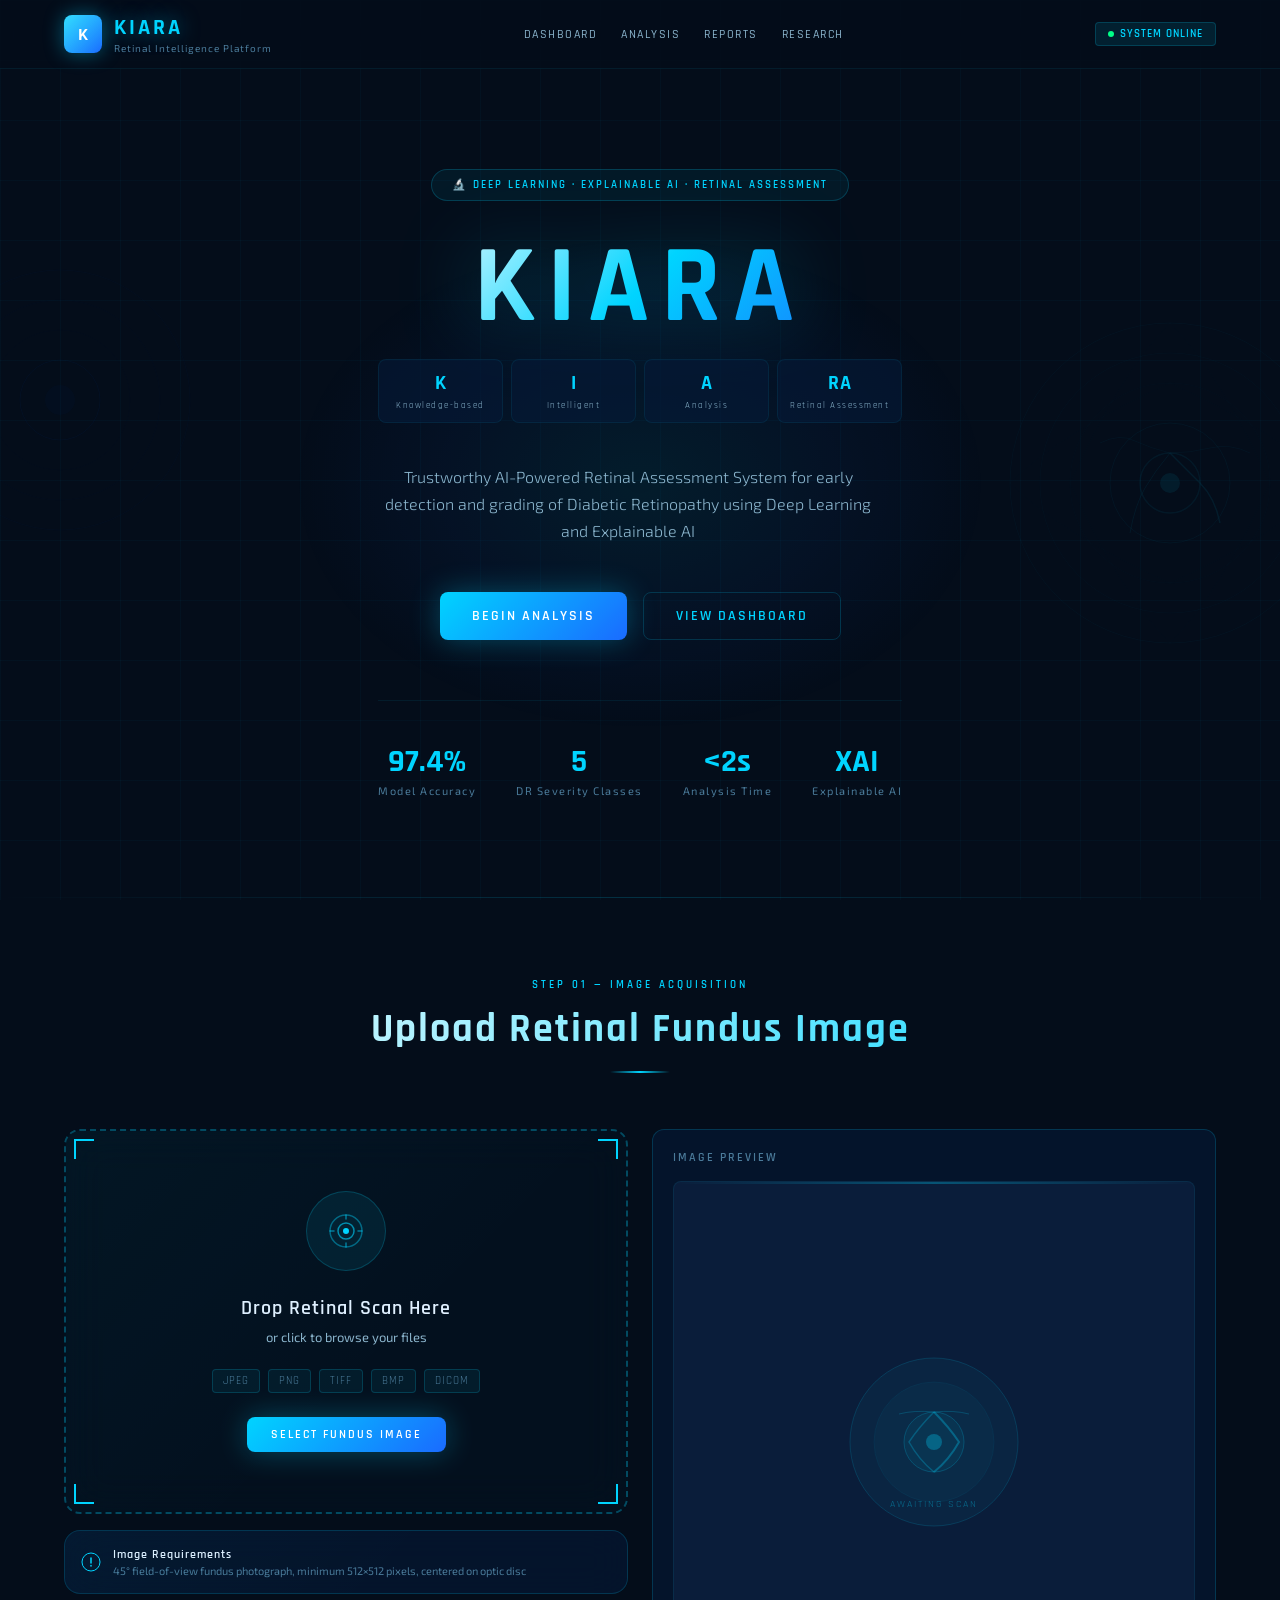
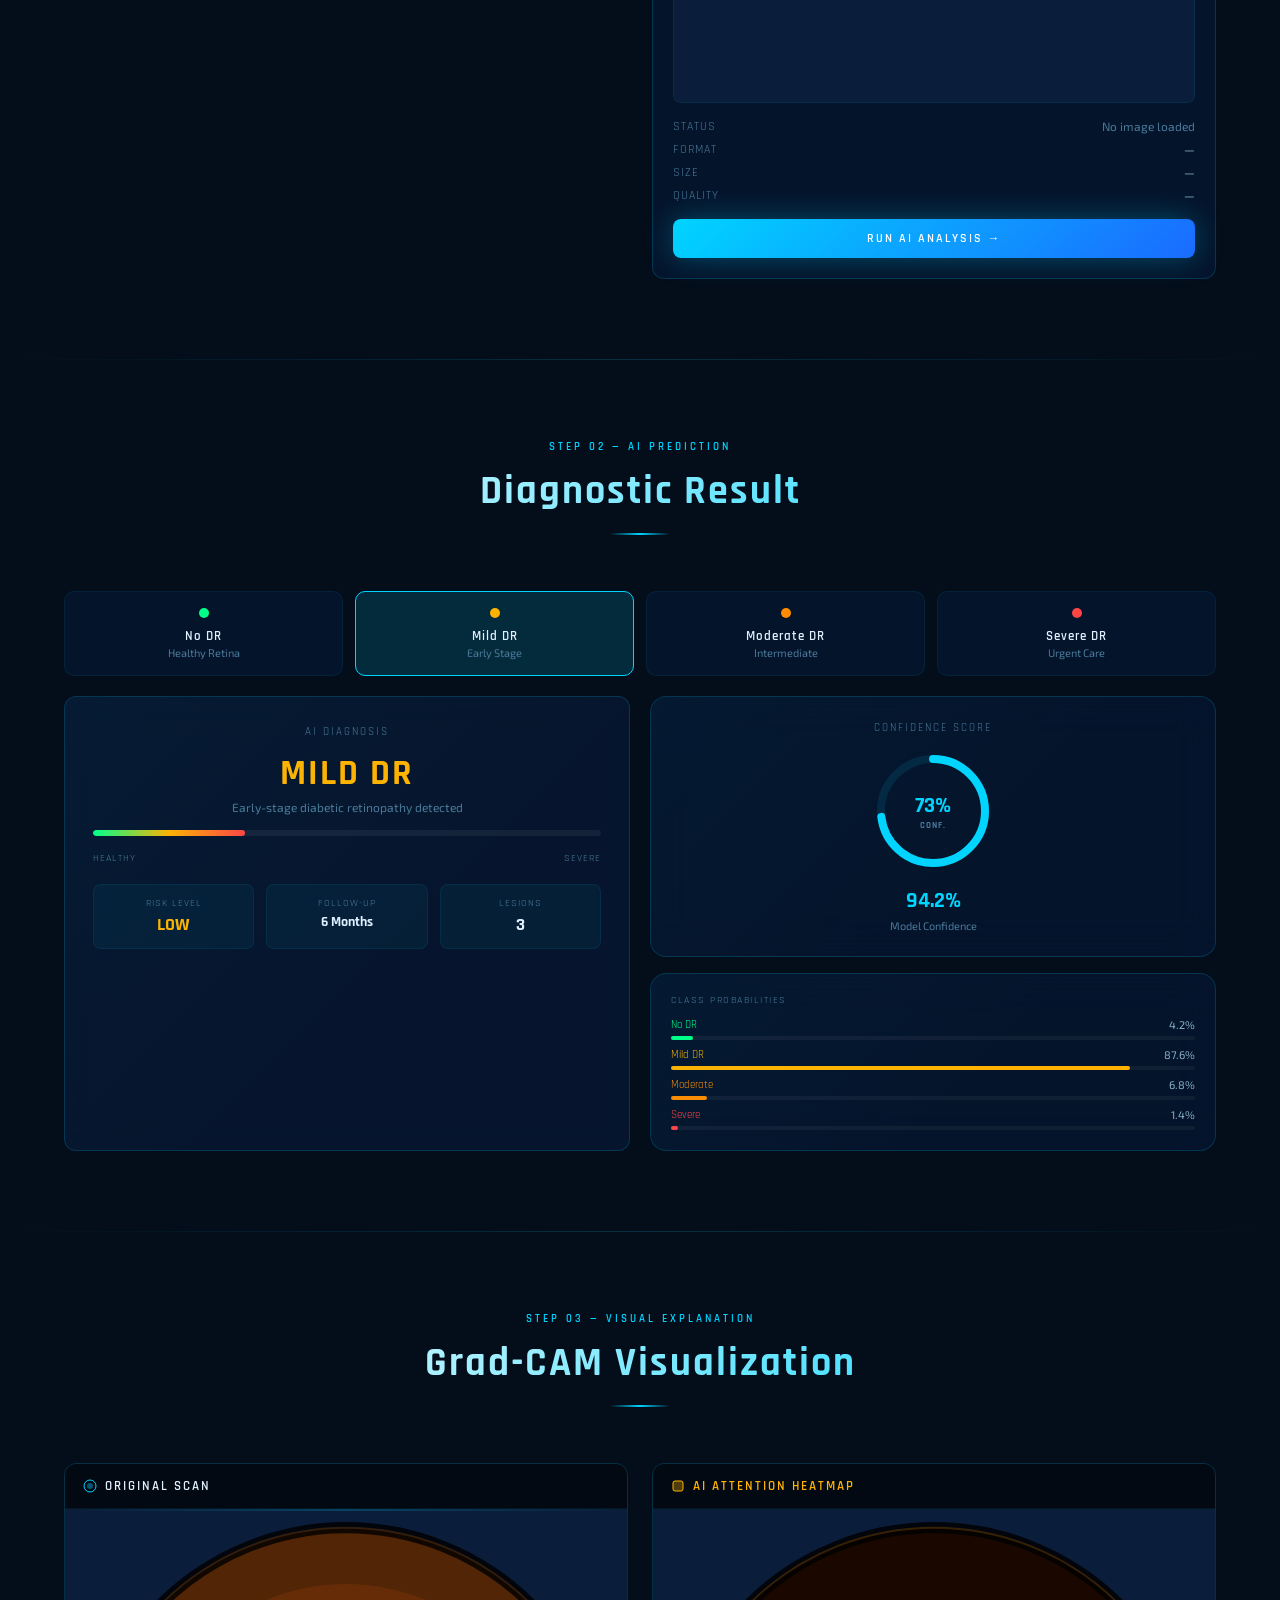
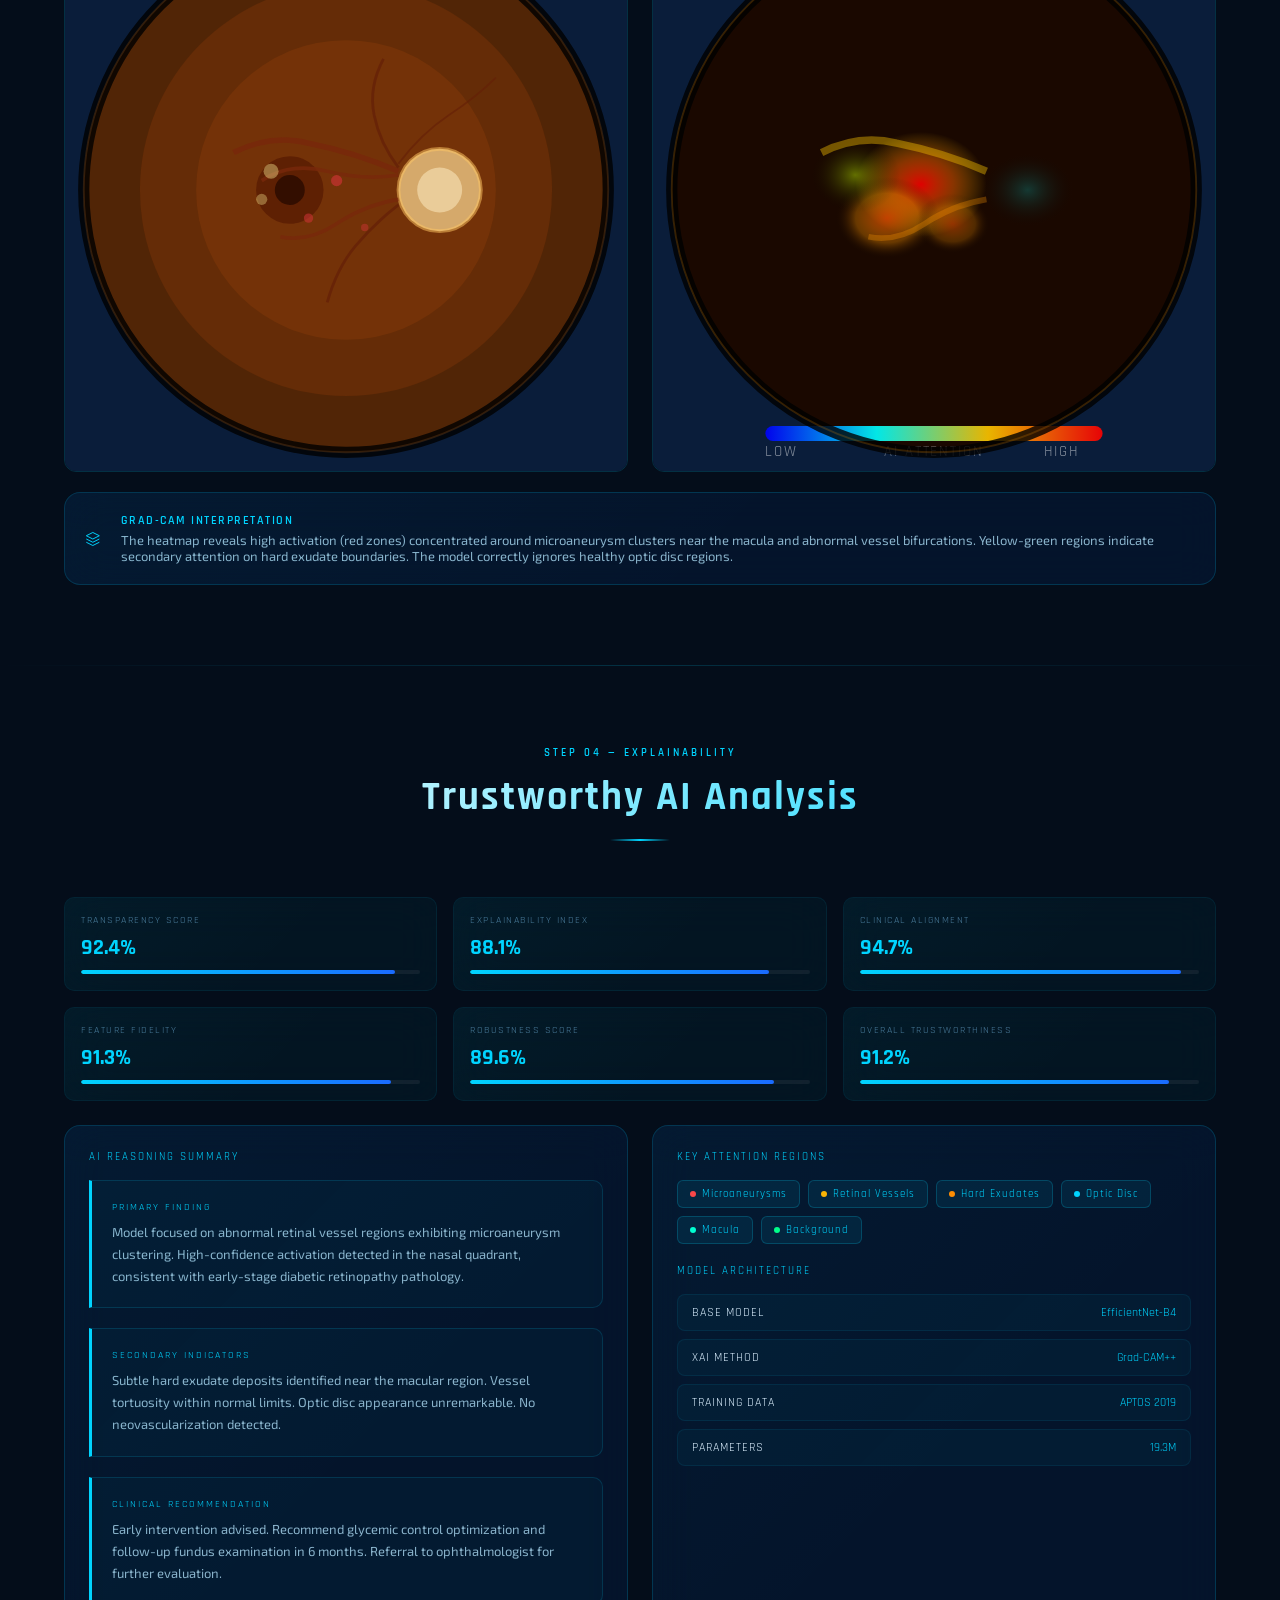
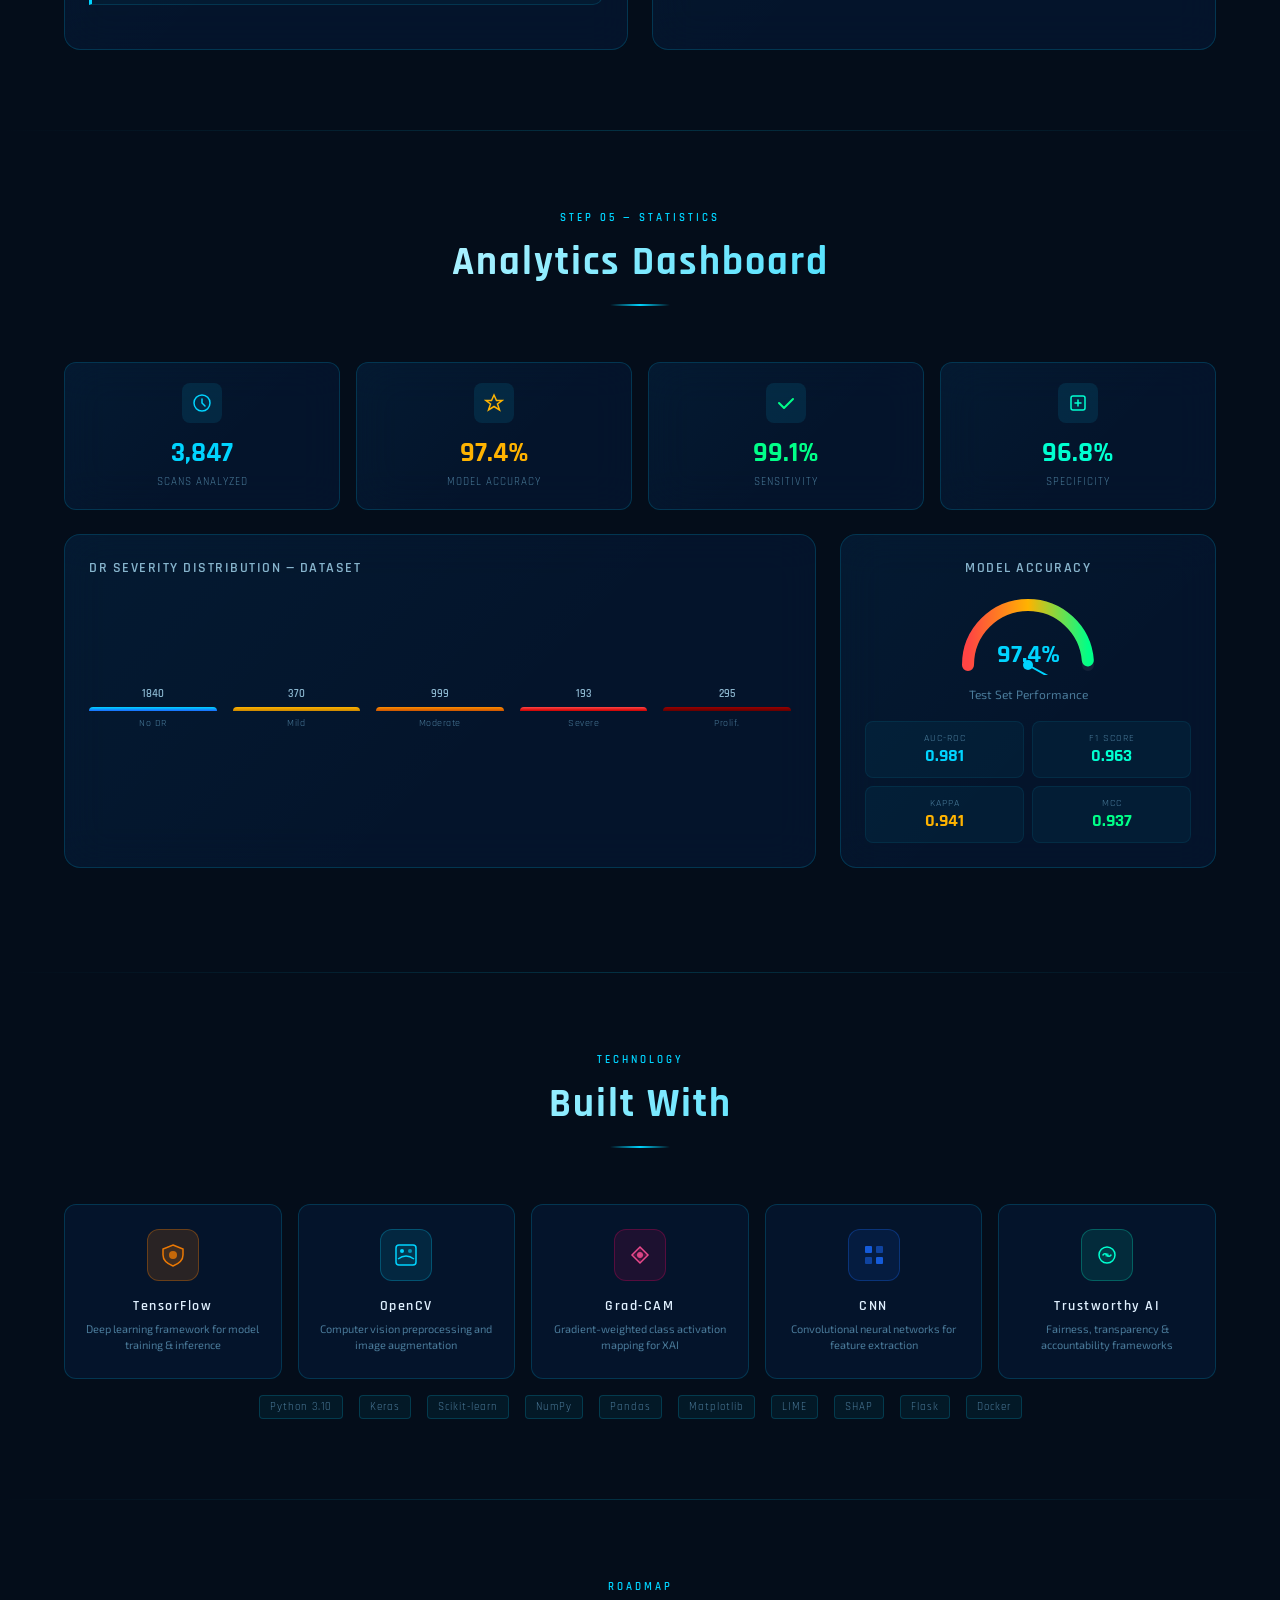
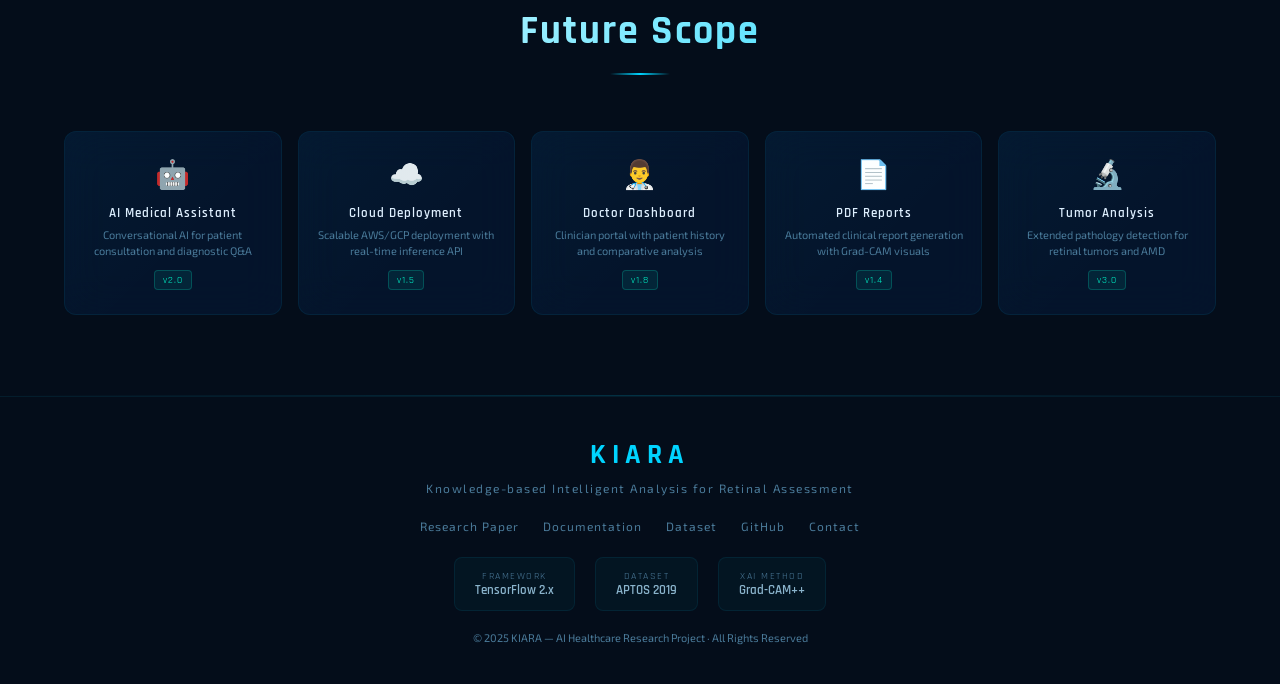
<file: kiara_retinal_ai_dashboard.html>
<!DOCTYPE html>
<html>
<head>
<meta charset="UTF-8">
<meta name="viewport" content="width=device-width, initial-scale=1.0">
<link href="https://fonts.googleapis.com/css2?family=Rajdhani:wght@300;400;500;600;700&family=Exo+2:wght@200;300;400;500;600&display=swap" rel="stylesheet">
<style>
*,*::before,*::after{box-sizing:border-box;margin:0;padding:0}
:root{
--bg:#040d1a;--bg2:#071428;--bg3:#0a1d3a;
--glass:rgba(6,25,55,0.6);--glass2:rgba(10,35,75,0.4);
--cyan:#00d4ff;--cyan2:#00a8d0;--cyan3:rgba(0,212,255,0.15);
--blue:#1a6bff;--blue2:rgba(26,107,255,0.2);
--teal:#00ffd0;--teal2:rgba(0,255,208,0.12);
--border:rgba(0,212,255,0.18);--border2:rgba(0,212,255,0.08);
--text:#e0f0ff;--text2:#8ab4cc;--text3:#4a7a99;
--green:#00ff88;--amber:#ffb300;--red:#ff4444;
--font:'Rajdhani',sans-serif;--font2:'Exo 2',sans-serif;
}
body{background:var(--bg);color:var(--text);font-family:var(--font2);overflow-x:hidden;min-height:100vh}

/* Animated grid bg */
body::before{
  content:'';position:fixed;inset:0;
  background-image:linear-gradient(rgba(0,212,255,0.03) 1px,transparent 1px),linear-gradient(90deg,rgba(0,212,255,0.03) 1px,transparent 1px);
  background-size:60px 60px;pointer-events:none;z-index:0;
  animation:gridPulse 8s ease-in-out infinite;
}
@keyframes gridPulse{0%,100%{opacity:.6}50%{opacity:1}}

.container{max-width:1200px;margin:0 auto;padding:0 24px;position:relative;z-index:1}

/* ── NAVBAR ── */
nav{
  position:sticky;top:0;z-index:100;
  background:rgba(4,13,26,0.85);backdrop-filter:blur(20px);
  border-bottom:1px solid var(--border2);padding:14px 0;
}
.nav-inner{display:flex;align-items:center;justify-content:space-between}
.logo{display:flex;align-items:center;gap:12px}
.logo-icon{
  width:38px;height:38px;border-radius:8px;
  background:linear-gradient(135deg,var(--cyan),var(--blue));
  display:flex;align-items:center;justify-content:center;
  font-family:var(--font);font-weight:700;font-size:18px;color:#fff;
  box-shadow:0 0 20px rgba(0,212,255,0.4);
  position:relative;overflow:hidden;
}
.logo-icon::after{
  content:'';position:absolute;inset:0;
  background:linear-gradient(135deg,rgba(255,255,255,0.2),transparent);
  animation:shimmer 3s infinite;
}
@keyframes shimmer{0%{transform:translateX(-100%)}100%{transform:translateX(100%)}}
.logo-text{font-family:var(--font);font-weight:700;font-size:22px;letter-spacing:3px;color:var(--cyan);text-shadow:0 0 20px rgba(0,212,255,0.5)}
.logo-sub{font-size:10px;color:var(--text3);letter-spacing:1px;font-family:var(--font2)}
.nav-links{display:flex;gap:24px}
.nav-links a{
  color:var(--text2);font-size:12px;letter-spacing:1.5px;text-decoration:none;
  font-family:var(--font);font-weight:500;text-transform:uppercase;
  transition:color .3s;cursor:pointer;
}
.nav-links a:hover{color:var(--cyan)}
.nav-badge{
  background:rgba(0,212,255,0.1);border:1px solid var(--border);
  border-radius:4px;padding:4px 12px;font-size:11px;color:var(--cyan);
  letter-spacing:1px;font-family:var(--font);font-weight:600;
}
.pulse-dot{display:inline-block;width:6px;height:6px;border-radius:50%;background:var(--green);margin-right:6px;animation:blink 1.5s infinite}
@keyframes blink{0%,100%{opacity:1}50%{opacity:.2}}

/* ── HERO ── */
.hero{
  min-height:92vh;display:flex;flex-direction:column;align-items:center;justify-content:center;
  text-align:center;padding:80px 0;position:relative;overflow:hidden;
}
.hero-glow{
  position:absolute;top:50%;left:50%;transform:translate(-50%,-50%);
  width:700px;height:500px;
  background:radial-gradient(ellipse,rgba(0,212,255,0.08) 0%,rgba(26,107,255,0.05) 40%,transparent 70%);
  pointer-events:none;
}
.hero-badge{
  display:inline-flex;align-items:center;gap:8px;
  background:rgba(0,212,255,0.06);border:1px solid rgba(0,212,255,0.2);
  border-radius:50px;padding:8px 20px;margin-bottom:32px;
  font-size:11px;letter-spacing:2px;color:var(--cyan);font-family:var(--font);font-weight:600;
  animation:fadeUp .8s ease both;
}
.hero-title{
  font-family:var(--font);font-weight:700;
  font-size:clamp(60px,12vw,110px);letter-spacing:12px;
  background:linear-gradient(135deg,#fff 0%,var(--cyan) 50%,#1a6bff 100%);
  -webkit-background-clip:text;-webkit-text-fill-color:transparent;background-clip:text;
  line-height:1;margin-bottom:16px;
  animation:fadeUp .8s .1s ease both;
  text-shadow:none;filter:drop-shadow(0 0 40px rgba(0,212,255,0.3));
}
.hero-acronym{
  display:grid;grid-template-columns:repeat(4,1fr);gap:8px;margin-bottom:40px;
  max-width:640px;width:100%;
  animation:fadeUp .8s .2s ease both;
}
.acr-item{
  background:var(--glass);border:1px solid var(--border2);border-radius:8px;padding:10px;
  font-size:11px;font-family:var(--font);letter-spacing:1px;
}
.acr-letter{font-size:20px;font-weight:700;color:var(--cyan);display:block;margin-bottom:2px}
.acr-word{color:var(--text2);font-size:9px;letter-spacing:1.5px}
.hero-sub{
  font-size:16px;color:var(--text2);max-width:500px;line-height:1.7;margin-bottom:48px;
  font-family:var(--font2);font-weight:300;
  animation:fadeUp .8s .3s ease both;
}
.hero-btns{display:flex;gap:16px;justify-content:center;animation:fadeUp .8s .4s ease both}
.btn-primary{
  background:linear-gradient(135deg,var(--cyan),var(--blue));
  color:#fff;border:none;padding:14px 32px;border-radius:8px;
  font-family:var(--font);font-weight:600;font-size:14px;letter-spacing:2px;
  cursor:pointer;transition:all .3s;text-transform:uppercase;
  box-shadow:0 0 30px rgba(0,212,255,0.3);
}
.btn-primary:hover{transform:translateY(-2px);box-shadow:0 0 50px rgba(0,212,255,0.5)}
.btn-outline{
  background:transparent;color:var(--cyan);border:1px solid var(--border);
  padding:14px 32px;border-radius:8px;font-family:var(--font);font-weight:600;
  font-size:14px;letter-spacing:2px;cursor:pointer;transition:all .3s;text-transform:uppercase;
}
.btn-outline:hover{background:var(--cyan3);box-shadow:0 0 20px rgba(0,212,255,0.2)}

/* Retinal SVG decoration */
.retinal-decoration{
  position:absolute;right:-60px;top:50%;transform:translateY(-50%);
  opacity:.15;pointer-events:none;animation:slowRotate 30s linear infinite;
}
.retinal-decoration-l{
  position:absolute;left:-80px;top:40%;transform:translateY(-50%);
  opacity:.08;pointer-events:none;animation:slowRotate 40s linear infinite reverse;
}
@keyframes slowRotate{from{transform:translateY(-50%) rotate(0deg)}to{transform:translateY(-50%) rotate(360deg)}}

.hero-stats{
  display:flex;gap:40px;margin-top:60px;padding-top:40px;
  border-top:1px solid var(--border2);
  animation:fadeUp .8s .5s ease both;
}
.hero-stat{text-align:center}
.hero-stat-num{font-family:var(--font);font-size:32px;font-weight:700;color:var(--cyan)}
.hero-stat-label{font-size:11px;color:var(--text3);letter-spacing:1.5px;margin-top:2px}

@keyframes fadeUp{from{opacity:0;transform:translateY(30px)}to{opacity:1;transform:translateY(0)}}

/* ── SECTION HEADERS ── */
.section{padding:80px 0}
.section-header{text-align:center;margin-bottom:56px}
.section-label{
  font-size:11px;color:var(--cyan);letter-spacing:3px;font-family:var(--font);font-weight:600;
  text-transform:uppercase;margin-bottom:12px;display:block;
}
.section-title{
  font-family:var(--font);font-size:40px;font-weight:700;letter-spacing:2px;
  background:linear-gradient(135deg,#fff,var(--cyan));
  -webkit-background-clip:text;-webkit-text-fill-color:transparent;background-clip:text;
}
.section-line{
  width:60px;height:2px;margin:16px auto 0;
  background:linear-gradient(90deg,transparent,var(--cyan),transparent);
}

/* ── GLASS CARD ── */
.glass-card{
  background:var(--glass);backdrop-filter:blur(20px);
  border:1px solid var(--border);border-radius:16px;
  position:relative;overflow:hidden;transition:border-color .3s,transform .3s;
}
.glass-card::before{
  content:'';position:absolute;inset:0;
  background:linear-gradient(135deg,rgba(0,212,255,0.03) 0%,transparent 60%);
  pointer-events:none;
}
.glass-card:hover{border-color:rgba(0,212,255,0.4);transform:translateY(-2px)}

/* ── UPLOAD SECTION ── */
.upload-zone{
  border:2px dashed rgba(0,212,255,0.3);border-radius:16px;
  padding:60px 40px;text-align:center;cursor:pointer;
  transition:all .3s;position:relative;overflow:hidden;
  background:rgba(0,212,255,0.02);
}
.upload-zone:hover,.upload-zone.drag{
  border-color:var(--cyan);background:rgba(0,212,255,0.06);
  box-shadow:0 0 40px rgba(0,212,255,0.1) inset;
}
.upload-icon{
  width:80px;height:80px;margin:0 auto 24px;
  background:rgba(0,212,255,0.08);border:1px solid rgba(0,212,255,0.2);
  border-radius:50%;display:flex;align-items:center;justify-content:center;
  position:relative;
}
.upload-icon svg{animation:float 3s ease-in-out infinite}
@keyframes float{0%,100%{transform:translateY(0)}50%{transform:translateY(-6px)}}
.upload-title{font-family:var(--font);font-size:20px;font-weight:600;letter-spacing:1px;margin-bottom:8px}
.upload-sub{font-size:13px;color:var(--text2);margin-bottom:24px}
.upload-formats{display:flex;gap:8px;justify-content:center;flex-wrap:wrap;margin-bottom:24px}
.format-tag{
  background:rgba(0,212,255,0.06);border:1px solid var(--border);
  border-radius:4px;padding:4px 10px;font-size:11px;color:var(--text3);letter-spacing:1px;
  font-family:var(--font);
}
.file-input{display:none}

/* Image preview */
.preview-card{
  background:var(--glass);border:1px solid var(--border);border-radius:12px;padding:20px;
}
.preview-img{
  width:100%;aspect-ratio:1;border-radius:8px;background:var(--bg3);
  display:flex;align-items:center;justify-content:center;overflow:hidden;
  border:1px solid var(--border2);
}
.preview-img img{width:100%;height:100%;object-fit:cover;border-radius:8px}
.preview-info{margin-top:16px;display:flex;flex-direction:column;gap:8px}
.preview-row{display:flex;justify-content:space-between;font-size:12px}
.preview-row-label{color:var(--text3);letter-spacing:1px;font-family:var(--font)}
.preview-row-val{color:var(--text2);font-family:var(--font2)}

/* ── PREDICTION PANEL ── */
.prediction-grid{display:grid;grid-template-columns:1fr 1fr;gap:20px;margin-top:24px}
.pred-main{
  background:var(--glass2);border:1px solid var(--border);border-radius:12px;padding:28px;
  text-align:center;position:relative;overflow:hidden;
}
.pred-status{
  font-family:var(--font);font-size:36px;font-weight:700;letter-spacing:2px;
  margin-bottom:4px;
}
.status-healthy{color:var(--green)}
.status-mild{color:var(--amber)}
.status-moderate{color:#ff8c00}
.status-severe{color:var(--red)}
.severity-bar{
  height:6px;background:rgba(255,255,255,0.06);border-radius:3px;margin:16px 0;overflow:hidden;
}
.severity-fill{
  height:100%;border-radius:3px;
  background:linear-gradient(90deg,var(--green),var(--amber),var(--red));
  transition:width 1s ease;
}

.confidence-ring{
  width:120px;height:120px;margin:0 auto 16px;
  position:relative;
}
.confidence-ring svg{transform:rotate(-90deg)}
.ring-bg{fill:none;stroke:rgba(0,212,255,0.1);stroke-width:8}
.ring-fill{fill:none;stroke:var(--cyan);stroke-width:8;stroke-linecap:round;transition:stroke-dashoffset 1.5s ease}
.ring-label{
  position:absolute;top:50%;left:50%;transform:translate(-50%,-50%);
  font-family:var(--font);font-size:22px;font-weight:700;color:var(--cyan);
  text-align:center;
}
.ring-sub{font-size:9px;color:var(--text3);letter-spacing:1px;display:block}

.pred-metric{
  background:rgba(0,212,255,0.04);border:1px solid var(--border2);
  border-radius:10px;padding:16px;
}
.pred-metric-label{font-size:11px;color:var(--text3);letter-spacing:1.5px;font-family:var(--font);margin-bottom:6px}
.pred-metric-val{font-family:var(--font);font-size:24px;font-weight:700;color:var(--text)}

/* ── SEVERITY LEVELS ── */
.severity-levels{display:grid;grid-template-columns:repeat(4,1fr);gap:12px;margin-top:20px}
.severity-level{
  background:var(--glass);border:1px solid var(--border2);border-radius:10px;
  padding:16px 12px;text-align:center;cursor:pointer;transition:all .3s;
}
.severity-level.active,.severity-level:hover{border-color:var(--cyan);background:var(--cyan3)}
.sev-dot{width:10px;height:10px;border-radius:50%;margin:0 auto 10px}
.sev-name{font-family:var(--font);font-size:13px;font-weight:600;letter-spacing:1px;margin-bottom:2px}
.sev-pct{font-size:11px;color:var(--text3)}

/* ── GRADCAM SECTION ── */
.gradcam-grid{display:grid;grid-template-columns:1fr 1fr;gap:24px}
.gradcam-panel{border-radius:12px;overflow:hidden;border:1px solid var(--border)}
.gradcam-header{
  padding:14px 18px;background:rgba(0,0,0,0.3);
  font-family:var(--font);font-size:13px;font-weight:600;letter-spacing:2px;
  display:flex;align-items:center;gap:8px;border-bottom:1px solid var(--border2);
}
.gradcam-img{
  width:100%;aspect-ratio:1;display:flex;align-items:center;justify-content:center;
  background:var(--bg3);position:relative;overflow:hidden;
}
.retina-svg{width:100%;height:100%}

/* ── XAI PANEL ── */
.xai-metrics{display:grid;grid-template-columns:repeat(3,1fr);gap:16px;margin-bottom:24px}
.xai-metric{
  background:rgba(0,212,255,0.04);border:1px solid var(--border2);
  border-radius:10px;padding:16px;
}
.xai-metric-label{font-size:10px;color:var(--text3);letter-spacing:1.5px;font-family:var(--font);margin-bottom:8px}
.xai-metric-val{font-family:var(--font);font-size:22px;font-weight:700;color:var(--cyan)}
.xai-bar{height:4px;background:rgba(255,255,255,0.06);border-radius:2px;margin-top:8px;overflow:hidden}
.xai-bar-fill{height:100%;border-radius:2px;background:linear-gradient(90deg,var(--cyan),var(--blue));transition:width 1.5s ease}

.reasoning-box{
  background:rgba(0,212,255,0.03);border:1px solid rgba(0,212,255,0.15);
  border-left:3px solid var(--cyan);border-radius:0 10px 10px 0;padding:20px;margin-bottom:20px;
}
.reasoning-label{font-size:10px;color:var(--cyan);letter-spacing:2px;font-family:var(--font);margin-bottom:8px}
.reasoning-text{font-size:13px;color:var(--text2);line-height:1.7;font-family:var(--font2)}

.attention-regions{display:flex;flex-wrap:wrap;gap:8px}
.region-tag{
  background:rgba(0,212,255,0.08);border:1px solid rgba(0,212,255,0.2);
  border-radius:6px;padding:6px 12px;font-size:11px;color:var(--cyan);
  font-family:var(--font);letter-spacing:1px;
  display:flex;align-items:center;gap:6px;
}
.region-dot{width:6px;height:6px;border-radius:50%}

/* ── ANALYTICS ── */
.analytics-grid{display:grid;grid-template-columns:2fr 1fr;gap:24px;margin-bottom:24px}
.stat-cards{display:grid;grid-template-columns:repeat(4,1fr);gap:16px;margin-bottom:24px}
.stat-card{
  background:var(--glass);border:1px solid var(--border);border-radius:12px;
  padding:20px;text-align:center;
}
.stat-card-icon{
  width:40px;height:40px;border-radius:8px;margin:0 auto 12px;
  background:rgba(0,212,255,0.1);display:flex;align-items:center;justify-content:center;
}
.stat-num{font-family:var(--font);font-size:28px;font-weight:700;color:var(--cyan)}
.stat-label{font-size:11px;color:var(--text3);letter-spacing:1px;margin-top:4px;font-family:var(--font)}

/* Chart bar */
.chart-card{padding:24px}
.chart-title{font-family:var(--font);font-size:14px;font-weight:600;letter-spacing:1.5px;color:var(--text2);margin-bottom:20px}
.bar-chart{display:flex;align-items:flex-end;gap:16px;height:140px;padding-bottom:8px}
.bar-group{flex:1;display:flex;flex-direction:column;align-items:center;gap:6px}
.bar{
  width:100%;border-radius:4px 4px 0 0;position:relative;
  background:linear-gradient(180deg,var(--cyan),var(--blue));
  transition:height 1s ease;min-height:4px;
}
.bar.amber{background:linear-gradient(180deg,var(--amber),#cc8800)}
.bar.orange{background:linear-gradient(180deg,#ff8c00,#cc5500)}
.bar.red{background:linear-gradient(180deg,var(--red),#cc0000)}
.bar-label{font-size:10px;color:var(--text3);font-family:var(--font);letter-spacing:.5px;text-align:center}
.bar-val{font-size:11px;color:var(--text2);font-family:var(--font);font-weight:600}

/* Accuracy gauge */
.gauge-wrap{position:relative;width:160px;height:90px;margin:0 auto 12px;overflow:hidden}
.gauge-wrap svg{position:absolute;top:0;left:0;width:100%;height:100%}
.gauge-num{
  position:absolute;bottom:4px;left:50%;transform:translateX(-50%);
  font-family:var(--font);font-size:26px;font-weight:700;color:var(--cyan);white-space:nowrap;
}

/* ── TECH STACK ── */
.tech-grid{display:grid;grid-template-columns:repeat(5,1fr);gap:16px}
.tech-card{
  background:var(--glass);border:1px solid var(--border);border-radius:12px;
  padding:24px 16px;text-align:center;cursor:pointer;transition:all .3s;
}
.tech-card:hover{
  border-color:var(--cyan);transform:translateY(-4px);
  box-shadow:0 20px 40px rgba(0,212,255,0.1),0 0 0 1px rgba(0,212,255,0.2);
}
.tech-icon{
  width:52px;height:52px;border-radius:12px;margin:0 auto 16px;
  display:flex;align-items:center;justify-content:center;
  font-family:var(--font);font-size:18px;font-weight:700;
  position:relative;overflow:hidden;
}
.tech-name{font-family:var(--font);font-size:14px;font-weight:600;letter-spacing:1.5px;margin-bottom:6px}
.tech-desc{font-size:11px;color:var(--text3);line-height:1.5}

/* ── FUTURE SCOPE ── */
.future-grid{display:grid;grid-template-columns:repeat(5,1fr);gap:16px}
.future-card{
  background:var(--glass);border:1px solid var(--border2);border-radius:12px;
  padding:24px 16px;text-align:center;cursor:pointer;transition:all .3s;
  position:relative;overflow:hidden;
}
.future-card::after{
  content:'';position:absolute;bottom:0;left:0;right:0;height:2px;
  background:linear-gradient(90deg,transparent,var(--cyan),transparent);
  opacity:0;transition:opacity .3s;
}
.future-card:hover{border-color:rgba(0,212,255,0.3);transform:translateY(-4px)}
.future-card:hover::after{opacity:1}
.future-icon{font-size:28px;margin-bottom:14px}
.future-name{font-family:var(--font);font-size:13px;font-weight:600;letter-spacing:1px;margin-bottom:6px;color:var(--text)}
.future-desc{font-size:11px;color:var(--text3);line-height:1.5}
.future-tag{
  display:inline-block;margin-top:10px;
  background:rgba(0,255,208,0.08);border:1px solid rgba(0,255,208,0.2);
  border-radius:4px;padding:3px 8px;font-size:10px;color:var(--teal);
  font-family:var(--font);letter-spacing:1px;
}

/* ── FOOTER ── */
footer{
  border-top:1px solid var(--border2);padding:40px 0;text-align:center;
}
.footer-logo{font-family:var(--font);font-size:28px;font-weight:700;letter-spacing:6px;color:var(--cyan);margin-bottom:8px}
.footer-sub{font-size:12px;color:var(--text3);letter-spacing:1.5px;margin-bottom:24px}
.footer-links{display:flex;gap:24px;justify-content:center;margin-bottom:24px}
.footer-links a{font-size:12px;color:var(--text3);text-decoration:none;letter-spacing:1px;transition:color .3s;cursor:pointer}
.footer-links a:hover{color:var(--cyan)}
.footer-copy{font-size:11px;color:var(--text3)}

/* Two-column upload layout */
.upload-layout{display:grid;grid-template-columns:1fr 1fr;gap:24px;align-items:start}

/* Scanner animation */
.scanner-line{
  position:absolute;top:0;left:0;right:0;height:2px;
  background:linear-gradient(90deg,transparent,var(--cyan),transparent);
  animation:scan 3s linear infinite;z-index:2;
}
@keyframes scan{0%{top:0%}100%{top:100%}}
.scan-corner{
  position:absolute;width:20px;height:20px;border-color:var(--cyan);border-style:solid;
}
.scan-corner.tl{top:8px;left:8px;border-width:2px 0 0 2px}
.scan-corner.tr{top:8px;right:8px;border-width:2px 2px 0 0}
.scan-corner.bl{bottom:8px;left:8px;border-width:0 0 2px 2px}
.scan-corner.br{bottom:8px;right:8px;border-width:0 2px 2px 0}

/* Dividers */
.divider{height:1px;background:linear-gradient(90deg,transparent,var(--border),transparent);margin:0}

/* Tabs */
.tabs{display:flex;gap:4px;margin-bottom:24px}
.tab{
  padding:8px 16px;border-radius:6px;font-family:var(--font);font-size:12px;
  font-weight:600;letter-spacing:1.5px;cursor:pointer;transition:all .3s;
  background:transparent;border:1px solid transparent;color:var(--text3);
}
.tab.active{background:rgba(0,212,255,0.1);border-color:rgba(0,212,255,0.3);color:var(--cyan)}
.tab:hover:not(.active){color:var(--text2);background:rgba(255,255,255,0.03)}
</style>
</head>
<body>

<!-- NAV -->
<nav>
<div class="container">
<div class="nav-inner">
  <div class="logo">
    <div class="logo-icon">K</div>
    <div>
      <div class="logo-text">KIARA</div>
      <div class="logo-sub">Retinal Intelligence Platform</div>
    </div>
  </div>
  <div class="nav-links">
    <a>Dashboard</a>
    <a>Analysis</a>
    <a>Reports</a>
    <a>Research</a>
  </div>
  <div class="nav-badge"><span class="pulse-dot"></span>SYSTEM ONLINE</div>
</div>
</div>
</nav>

<!-- HERO -->
<section class="hero">
<div class="hero-glow"></div>
<svg class="retinal-decoration" width="340" height="340" viewBox="0 0 340 340" fill="none">
  <circle cx="170" cy="170" r="160" stroke="rgba(0,212,255,0.4)" stroke-width="0.5"/>
  <circle cx="170" cy="170" r="130" stroke="rgba(0,212,255,0.3)" stroke-width="0.5"/>
  <circle cx="170" cy="170" r="100" stroke="rgba(0,212,255,0.2)" stroke-width="0.5"/>
  <circle cx="170" cy="170" r="60" stroke="rgba(0,212,255,0.3)" stroke-width="1"/>
  <circle cx="170" cy="170" r="30" stroke="rgba(0,212,255,0.4)" stroke-width="1.5"/>
  <circle cx="170" cy="170" r="10" fill="rgba(0,212,255,0.5)"/>
  <path d="M170 10 Q220 60 270 170 Q220 280 170 330 Q120 280 70 170 Q120 60 170 10Z" stroke="rgba(0,212,255,0.15)" stroke-width="0.5" fill="none"/>
  <path d="M10 170 Q60 120 170 70 Q280 120 330 170 Q280 220 170 270 Q60 220 10 170Z" stroke="rgba(0,212,255,0.15)" stroke-width="0.5" fill="none"/>
  <!-- Vessels -->
  <path d="M170 140 Q185 155 200 170 Q215 185 220 210" stroke="rgba(0,212,255,0.5)" stroke-width="1.5" fill="none"/>
  <path d="M170 140 Q155 158 145 175 Q135 192 130 220" stroke="rgba(0,212,255,0.4)" stroke-width="1" fill="none"/>
  <path d="M170 140 Q190 140 210 135 Q230 130 250 140" stroke="rgba(0,212,255,0.3)" stroke-width="0.8" fill="none"/>
  <path d="M170 140 Q150 135 135 128 Q120 120 100 130" stroke="rgba(0,212,255,0.3)" stroke-width="0.8" fill="none"/>
</svg>
<svg class="retinal-decoration-l" width="280" height="280" viewBox="0 0 280 280" fill="none">
  <circle cx="140" cy="140" r="130" stroke="rgba(26,107,255,0.6)" stroke-width="0.5"/>
  <circle cx="140" cy="140" r="100" stroke="rgba(26,107,255,0.4)" stroke-width="0.5"/>
  <circle cx="140" cy="140" r="70" stroke="rgba(26,107,255,0.3)" stroke-width="0.5"/>
  <circle cx="140" cy="140" r="40" stroke="rgba(26,107,255,0.5)" stroke-width="1"/>
  <circle cx="140" cy="140" r="15" fill="rgba(26,107,255,0.3)"/>
</svg>

<div class="container" style="position:relative;z-index:1">
  <div class="hero-badge">🔬 DEEP LEARNING · EXPLAINABLE AI · RETINAL ASSESSMENT</div>
  <h1 class="hero-title">KIARA</h1>
  <div class="hero-acronym">
    <div class="acr-item"><span class="acr-letter">K</span><span class="acr-word">Knowledge-based</span></div>
    <div class="acr-item"><span class="acr-letter">I</span><span class="acr-word">Intelligent</span></div>
    <div class="acr-item"><span class="acr-letter">A</span><span class="acr-word">Analysis</span></div>
    <div class="acr-item"><span class="acr-letter">RA</span><span class="acr-word">Retinal Assessment</span></div>
  </div>
  <p class="hero-sub">Trustworthy AI-Powered Retinal Assessment System for early detection and grading of Diabetic Retinopathy using Deep Learning and Explainable AI</p>
  <div class="hero-btns">
    <button class="btn-primary" onclick="document.getElementById('upload-section').scrollIntoView({behavior:'smooth'})">Begin Analysis</button>
    <button class="btn-outline" onclick="document.getElementById('analytics-section').scrollIntoView({behavior:'smooth'})">View Dashboard</button>
  </div>
  <div class="hero-stats">
    <div class="hero-stat"><div class="hero-stat-num">97.4%</div><div class="hero-stat-label">Model Accuracy</div></div>
    <div class="hero-stat"><div class="hero-stat-num">5</div><div class="hero-stat-label">DR Severity Classes</div></div>
    <div class="hero-stat"><div class="hero-stat-num">&lt;2s</div><div class="hero-stat-label">Analysis Time</div></div>
    <div class="hero-stat"><div class="hero-stat-num">XAI</div><div class="hero-stat-label">Explainable AI</div></div>
  </div>
</div>
</section>

<div class="divider"></div>

<!-- UPLOAD SECTION -->
<section class="section" id="upload-section">
<div class="container">
  <div class="section-header">
    <span class="section-label">Step 01 — Image Acquisition</span>
    <h2 class="section-title">Upload Retinal Fundus Image</h2>
    <div class="section-line"></div>
  </div>
  <div class="upload-layout">
    <div>
      <div class="upload-zone glass-card" id="dropZone" onclick="document.getElementById('fileInput').click()">
        <div class="scan-corner tl"></div><div class="scan-corner tr"></div>
        <div class="scan-corner bl"></div><div class="scan-corner br"></div>
        <div class="upload-icon">
          <svg width="36" height="36" viewBox="0 0 36 36" fill="none">
            <circle cx="18" cy="18" r="16" stroke="rgba(0,212,255,0.4)" stroke-width="1.5"/>
            <circle cx="18" cy="18" r="8" stroke="rgba(0,212,255,0.6)" stroke-width="1.5"/>
            <circle cx="18" cy="18" r="3" fill="var(--cyan)"/>
            <path d="M18 6 V2M18 30 V34M6 18 H2M30 18 H34" stroke="rgba(0,212,255,0.5)" stroke-width="1.5" stroke-linecap="round"/>
          </svg>
        </div>
        <div class="upload-title">Drop Retinal Scan Here</div>
        <div class="upload-sub">or click to browse your files</div>
        <div class="upload-formats">
          <span class="format-tag">JPEG</span>
          <span class="format-tag">PNG</span>
          <span class="format-tag">TIFF</span>
          <span class="format-tag">BMP</span>
          <span class="format-tag">DICOM</span>
        </div>
        <button class="btn-primary" style="font-size:12px;padding:10px 24px">
          Select Fundus Image
        </button>
        <input type="file" id="fileInput" class="file-input" accept="image/*" onchange="handleFile(this)">
      </div>
      <div class="glass-card" style="padding:16px;margin-top:16px;display:flex;gap:12px;align-items:center">
        <svg width="20" height="20" viewBox="0 0 20 20" fill="none"><circle cx="10" cy="10" r="9" stroke="var(--cyan)" stroke-width="1"/><path d="M10 6V11M10 13.5V14" stroke="var(--cyan)" stroke-width="1.5" stroke-linecap="round"/></svg>
        <div>
          <div style="font-size:12px;font-family:var(--font);font-weight:600;letter-spacing:1px;margin-bottom:2px">Image Requirements</div>
          <div style="font-size:11px;color:var(--text3)">45° field-of-view fundus photograph, minimum 512×512 pixels, centered on optic disc</div>
        </div>
      </div>
    </div>
    <div class="preview-card">
      <div style="font-family:var(--font);font-size:12px;font-weight:600;letter-spacing:2px;color:var(--text3);margin-bottom:16px">IMAGE PREVIEW</div>
      <div class="preview-img" id="previewArea">
        <div style="position:relative;width:100%;height:100%;display:flex;align-items:center;justify-content:center">
          <div class="scanner-line" style="opacity:.3"></div>
          <!-- Placeholder retina -->
          <svg width="180" height="180" viewBox="0 0 180 180">
            <circle cx="90" cy="90" r="84" fill="rgba(0,212,255,0.04)" stroke="rgba(0,212,255,0.15)" stroke-width="1"/>
            <circle cx="90" cy="90" r="60" fill="rgba(0,212,255,0.03)" stroke="rgba(0,212,255,0.1)" stroke-width="0.5"/>
            <circle cx="90" cy="90" r="30" fill="rgba(0,212,255,0.05)" stroke="rgba(0,212,255,0.2)" stroke-width="1"/>
            <circle cx="90" cy="90" r="8" fill="rgba(0,212,255,0.3)"/>
            <path d="M90 60 Q105 75 115 90 Q105 108 90 120" stroke="rgba(0,212,255,0.3)" stroke-width="2" fill="none"/>
            <path d="M90 60 Q75 75 65 90 Q75 108 90 120" stroke="rgba(0,212,255,0.25)" stroke-width="1.5" fill="none"/>
            <path d="M90 60 Q110 58 125 62" stroke="rgba(0,212,255,0.2)" stroke-width="1" fill="none"/>
            <path d="M90 60 Q70 58 55 62" stroke="rgba(0,212,255,0.2)" stroke-width="1" fill="none"/>
            <text x="90" y="155" text-anchor="middle" font-size="10" fill="rgba(0,212,255,0.4)" font-family="Rajdhani" letter-spacing="2">AWAITING SCAN</text>
          </svg>
        </div>
      </div>
      <div class="preview-info">
        <div class="preview-row"><span class="preview-row-label">STATUS</span><span class="preview-row-val" id="previewStatus" style="color:var(--text3)">No image loaded</span></div>
        <div class="preview-row"><span class="preview-row-label">FORMAT</span><span class="preview-row-val" id="previewFormat">—</span></div>
        <div class="preview-row"><span class="preview-row-label">SIZE</span><span class="preview-row-val" id="previewSize">—</span></div>
        <div class="preview-row"><span class="preview-row-label">QUALITY</span><span class="preview-row-val" id="previewQuality">—</span></div>
      </div>
      <button class="btn-primary" style="width:100%;margin-top:16px;font-size:12px;padding:12px" onclick="runAnalysis()">
        Run AI Analysis →
      </button>
    </div>
  </div>
</div>
</section>

<div class="divider"></div>

<!-- PREDICTION PANEL -->
<section class="section" id="prediction-section">
<div class="container">
  <div class="section-header">
    <span class="section-label">Step 02 — AI Prediction</span>
    <h2 class="section-title">Diagnostic Result</h2>
    <div class="section-line"></div>
  </div>

  <div class="severity-levels">
    <div class="severity-level" onclick="setResult(0)" id="sev-0">
      <div class="sev-dot" style="background:var(--green)"></div>
      <div class="sev-name">No DR</div>
      <div class="sev-pct">Healthy Retina</div>
    </div>
    <div class="severity-level active" onclick="setResult(1)" id="sev-1">
      <div class="sev-dot" style="background:var(--amber)"></div>
      <div class="sev-name">Mild DR</div>
      <div class="sev-pct">Early Stage</div>
    </div>
    <div class="severity-level" onclick="setResult(2)" id="sev-2">
      <div class="sev-dot" style="background:#ff8c00"></div>
      <div class="sev-name">Moderate DR</div>
      <div class="sev-pct">Intermediate</div>
    </div>
    <div class="severity-level" onclick="setResult(3)" id="sev-3">
      <div class="sev-dot" style="background:var(--red)"></div>
      <div class="sev-name">Severe DR</div>
      <div class="sev-pct">Urgent Care</div>
    </div>
  </div>

  <div class="prediction-grid" style="margin-top:20px">
    <div class="pred-main glass-card">
      <div style="font-size:11px;color:var(--text3);letter-spacing:2px;font-family:var(--font);margin-bottom:12px">AI DIAGNOSIS</div>
      <div class="pred-status status-mild" id="predStatus">MILD DR</div>
      <div style="font-size:12px;color:var(--text3);margin-bottom:16px" id="predDesc">Early-stage diabetic retinopathy detected</div>
      <div class="severity-bar"><div class="severity-fill" id="sevFill" style="width:30%"></div></div>
      <div style="display:flex;justify-content:space-between;font-size:10px;color:var(--text3);font-family:var(--font);letter-spacing:1px;margin-bottom:20px">
        <span>HEALTHY</span><span>SEVERE</span>
      </div>
      <div style="display:flex;gap:12px">
        <div style="flex:1;background:rgba(0,212,255,0.05);border:1px solid var(--border2);border-radius:8px;padding:12px;text-align:center">
          <div style="font-size:10px;color:var(--text3);font-family:var(--font);letter-spacing:1px;margin-bottom:4px">RISK LEVEL</div>
          <div style="font-family:var(--font);font-size:18px;font-weight:700;color:var(--amber)" id="riskLevel">LOW</div>
        </div>
        <div style="flex:1;background:rgba(0,212,255,0.05);border:1px solid var(--border2);border-radius:8px;padding:12px;text-align:center">
          <div style="font-size:10px;color:var(--text3);font-family:var(--font);letter-spacing:1px;margin-bottom:4px">FOLLOW-UP</div>
          <div style="font-family:var(--font);font-size:14px;font-weight:700;color:var(--text)">6 Months</div>
        </div>
        <div style="flex:1;background:rgba(0,212,255,0.05);border:1px solid var(--border2);border-radius:8px;padding:12px;text-align:center">
          <div style="font-size:10px;color:var(--text3);font-family:var(--font);letter-spacing:1px;margin-bottom:4px">LESIONS</div>
          <div style="font-family:var(--font);font-size:18px;font-weight:700;color:var(--text)" id="lesionCount">3</div>
        </div>
      </div>
    </div>
    <div style="display:flex;flex-direction:column;gap:16px">
      <div class="glass-card" style="padding:24px;text-align:center">
        <div style="font-size:11px;color:var(--text3);letter-spacing:2px;font-family:var(--font);margin-bottom:16px">CONFIDENCE SCORE</div>
        <div class="confidence-ring">
          <svg viewBox="0 0 120 120" width="120" height="120">
            <circle class="ring-bg" cx="60" cy="60" r="52"/>
            <circle class="ring-fill" cx="60" cy="60" r="52" id="confRing"
              stroke-dasharray="326.7"
              stroke-dashoffset="88"/>
          </svg>
          <div class="ring-label" id="confVal">73%<span class="ring-sub">CONF.</span></div>
        </div>
        <div style="font-family:var(--font);font-size:22px;font-weight:700;color:var(--cyan)">94.2%</div>
        <div style="font-size:11px;color:var(--text3);margin-top:4px">Model Confidence</div>
      </div>
      <div class="glass-card" style="padding:20px">
        <div style="font-size:10px;color:var(--text3);letter-spacing:1.5px;font-family:var(--font);margin-bottom:12px">CLASS PROBABILITIES</div>
        <div style="display:flex;flex-direction:column;gap:8px" id="classBars">
          <div>
            <div style="display:flex;justify-content:space-between;font-size:11px;margin-bottom:4px"><span style="color:var(--green);font-family:var(--font)">No DR</span><span style="color:var(--text2)">4.2%</span></div>
            <div style="height:4px;background:rgba(255,255,255,0.05);border-radius:2px"><div style="width:4.2%;height:100%;background:var(--green);border-radius:2px;transition:width 1s ease"></div></div>
          </div>
          <div>
            <div style="display:flex;justify-content:space-between;font-size:11px;margin-bottom:4px"><span style="color:var(--amber);font-family:var(--font)">Mild DR</span><span style="color:var(--text2)">87.6%</span></div>
            <div style="height:4px;background:rgba(255,255,255,0.05);border-radius:2px"><div style="width:87.6%;height:100%;background:var(--amber);border-radius:2px;transition:width 1s ease"></div></div>
          </div>
          <div>
            <div style="display:flex;justify-content:space-between;font-size:11px;margin-bottom:4px"><span style="color:#ff8c00;font-family:var(--font)">Moderate</span><span style="color:var(--text2)">6.8%</span></div>
            <div style="height:4px;background:rgba(255,255,255,0.05);border-radius:2px"><div style="width:6.8%;height:100%;background:#ff8c00;border-radius:2px;transition:width 1s ease"></div></div>
          </div>
          <div>
            <div style="display:flex;justify-content:space-between;font-size:11px;margin-bottom:4px"><span style="color:var(--red);font-family:var(--font)">Severe</span><span style="color:var(--text2)">1.4%</span></div>
            <div style="height:4px;background:rgba(255,255,255,0.05);border-radius:2px"><div style="width:1.4%;height:100%;background:var(--red);border-radius:2px;transition:width 1s ease"></div></div>
          </div>
        </div>
      </div>
    </div>
  </div>
</div>
</section>

<div class="divider"></div>

<!-- GRADCAM -->
<section class="section">
<div class="container">
  <div class="section-header">
    <span class="section-label">Step 03 — Visual Explanation</span>
    <h2 class="section-title">Grad-CAM Visualization</h2>
    <div class="section-line"></div>
  </div>
  <div class="gradcam-grid">
    <div class="gradcam-panel">
      <div class="gradcam-header">
        <svg width="14" height="14" viewBox="0 0 14 14"><circle cx="7" cy="7" r="6" stroke="var(--cyan)" stroke-width="1" fill="none"/><circle cx="7" cy="7" r="3" fill="rgba(0,212,255,0.4)"/></svg>
        ORIGINAL SCAN
      </div>
      <div class="gradcam-img">
        <div class="scanner-line" style="opacity:.2"></div>
        <svg class="retina-svg" viewBox="0 0 300 300">
          <!-- Background -->
          <circle cx="150" cy="150" r="140" fill="#1a0a00"/>
          <circle cx="150" cy="150" r="140" fill="rgba(210,100,20,0.3)"/>
          <!-- Retina background texture -->
          <circle cx="150" cy="150" r="110" fill="rgba(180,70,10,0.2)"/>
          <circle cx="150" cy="150" r="80" fill="rgba(200,90,15,0.15)"/>
          <!-- Optic disc -->
          <circle cx="200" cy="150" r="22" fill="rgba(255,220,150,0.7)" stroke="rgba(255,200,100,0.5)" stroke-width="2"/>
          <circle cx="200" cy="150" r="12" fill="rgba(255,240,200,0.5)"/>
          <!-- Macula -->
          <circle cx="120" cy="150" r="18" fill="rgba(80,20,0,0.6)"/>
          <circle cx="120" cy="150" r="8" fill="rgba(40,10,0,0.8)"/>
          <!-- Vessels from optic disc -->
          <path d="M178 140 Q155 130 130 125 Q110 120 90 130" stroke="rgba(120,40,10,0.9)" stroke-width="3" fill="none"/>
          <path d="M178 142 Q160 145 140 140 Q120 135 105 145" stroke="rgba(120,40,10,0.8)" stroke-width="2" fill="none"/>
          <path d="M178 155 Q160 158 145 168 Q130 178 115 175" stroke="rgba(120,40,10,0.8)" stroke-width="2" fill="none"/>
          <path d="M178 158 Q165 168 155 180 Q145 192 140 210" stroke="rgba(100,30,8,0.7)" stroke-width="1.5" fill="none"/>
          <path d="M178 138 Q168 125 165 110 Q162 95 170 80" stroke="rgba(100,30,8,0.7)" stroke-width="1.5" fill="none"/>
          <path d="M178 136 Q190 120 205 110 Q220 100 230 90" stroke="rgba(100,30,8,0.6)" stroke-width="1" fill="none"/>
          <!-- Small microaneurysms (pathology) -->
          <circle cx="145" cy="145" r="3" fill="rgba(200,50,50,0.7)"/>
          <circle cx="130" cy="165" r="2.5" fill="rgba(200,50,50,0.6)"/>
          <circle cx="160" cy="170" r="2" fill="rgba(200,50,50,0.5)"/>
          <!-- Hard exudates -->
          <circle cx="110" cy="140" r="4" fill="rgba(255,240,150,0.4)"/>
          <circle cx="105" cy="155" r="3" fill="rgba(255,240,150,0.35)"/>
          <!-- Border -->
          <circle cx="150" cy="150" r="140" fill="none" stroke="rgba(0,0,0,0.8)" stroke-width="6"/>
          <circle cx="150" cy="150" r="140" fill="none" stroke="rgba(210,120,40,0.2)" stroke-width="1"/>
        </svg>
      </div>
    </div>
    <div class="gradcam-panel">
      <div class="gradcam-header" style="color:var(--amber)">
        <svg width="14" height="14" viewBox="0 0 14 14"><rect x="2" y="2" width="10" height="10" rx="2" fill="rgba(255,179,0,0.3)" stroke="var(--amber)" stroke-width="1"/></svg>
        AI ATTENTION HEATMAP
      </div>
      <div class="gradcam-img">
        <svg class="retina-svg" viewBox="0 0 300 300">
          <!-- Background -->
          <circle cx="150" cy="150" r="140" fill="#0a0a0a"/>
          <!-- Heatmap overlays -->
          <defs>
            <radialGradient id="hm1" cx="50%" cy="50%" r="50%">
              <stop offset="0%" stop-color="rgba(255,0,0,0.9)"/>
              <stop offset="50%" stop-color="rgba(255,100,0,0.5)"/>
              <stop offset="100%" stop-color="rgba(255,200,0,0.0)"/>
            </radialGradient>
            <radialGradient id="hm2" cx="50%" cy="50%" r="50%">
              <stop offset="0%" stop-color="rgba(255,80,0,0.8)"/>
              <stop offset="60%" stop-color="rgba(255,150,0,0.4)"/>
              <stop offset="100%" stop-color="rgba(0,0,0,0)"/>
            </radialGradient>
            <radialGradient id="hm3" cx="50%" cy="50%" r="50%">
              <stop offset="0%" stop-color="rgba(200,255,0,0.6)"/>
              <stop offset="100%" stop-color="rgba(0,0,0,0)"/>
            </radialGradient>
            <radialGradient id="hm4" cx="50%" cy="50%" r="50%">
              <stop offset="0%" stop-color="rgba(0,255,255,0.4)"/>
              <stop offset="100%" stop-color="rgba(0,0,0,0)"/>
            </radialGradient>
            <clipPath id="retClip"><circle cx="150" cy="150" r="140"/></clipPath>
          </defs>
          <!-- Base retina -->
          <circle cx="150" cy="150" r="140" fill="#1a0800"/>
          <!-- Heatmap blobs clipped to retina -->
          <g clip-path="url(#retClip)">
            <!-- High activation - microaneurysm region -->
            <ellipse cx="143" cy="147" rx="35" ry="28" fill="url(#hm1)" opacity="0.95"/>
            <!-- Medium activation - vessel region -->
            <ellipse cx="125" cy="165" rx="28" ry="22" fill="url(#hm2)" opacity="0.85"/>
            <!-- Lower activation - exudate region -->
            <ellipse cx="108" cy="142" rx="24" ry="20" fill="url(#hm3)" opacity="0.7"/>
            <ellipse cx="160" cy="168" rx="20" ry="16" fill="url(#hm2)" opacity="0.6"/>
            <!-- Cool zones -->
            <ellipse cx="200" cy="150" rx="25" ry="20" fill="url(#hm4)" opacity="0.5"/>
            <!-- vessel highlight -->
            <path d="M178 140 Q155 130 130 125 Q110 120 90 130" stroke="rgba(255,200,0,0.4)" stroke-width="4" fill="none"/>
            <path d="M178 155 Q160 158 145 168 Q130 178 115 175" stroke="rgba(255,150,0,0.3)" stroke-width="3" fill="none"/>
          </g>
          <!-- Colored scale bar -->
          <defs>
            <linearGradient id="scaleBar" x1="0" y1="0" x2="1" y2="0">
              <stop offset="0%" stop-color="rgba(0,0,255,0.9)"/>
              <stop offset="33%" stop-color="rgba(0,255,255,0.9)"/>
              <stop offset="66%" stop-color="rgba(255,200,0,0.9)"/>
              <stop offset="100%" stop-color="rgba(255,0,0,0.9)"/>
            </linearGradient>
          </defs>
          <rect x="60" y="276" width="180" height="8" rx="4" fill="url(#scaleBar)"/>
          <text x="60" y="292" font-size="8" fill="rgba(255,255,255,0.5)" font-family="Rajdhani" letter-spacing="1">LOW</text>
          <text x="228" y="292" font-size="8" fill="rgba(255,255,255,0.5)" font-family="Rajdhani" letter-spacing="1" text-anchor="end">HIGH</text>
          <text x="150" y="292" font-size="8" fill="rgba(255,255,255,0.4)" font-family="Rajdhani" letter-spacing="1" text-anchor="middle">AI ATTENTION</text>
          <!-- Border -->
          <circle cx="150" cy="150" r="140" fill="none" stroke="rgba(0,0,0,0.8)" stroke-width="6"/>
          <circle cx="150" cy="150" r="140" fill="none" stroke="rgba(255,150,0,0.2)" stroke-width="1"/>
        </svg>
      </div>
    </div>
  </div>
  <div class="glass-card" style="padding:20px;margin-top:20px;display:flex;gap:20px;align-items:center">
    <svg width="24" height="24" viewBox="0 0 24 24" fill="none"><path d="M12 2L2 7L12 12L22 7L12 2Z" stroke="var(--cyan)" stroke-width="1.5"/><path d="M2 17L12 22L22 17M2 12L12 17L22 12" stroke="var(--cyan)" stroke-width="1.5"/></svg>
    <div>
      <div style="font-family:var(--font);font-size:12px;font-weight:600;letter-spacing:1.5px;color:var(--cyan);margin-bottom:4px">GRAD-CAM INTERPRETATION</div>
      <div style="font-size:13px;color:var(--text2)">The heatmap reveals high activation (red zones) concentrated around microaneurysm clusters near the macula and abnormal vessel bifurcations. Yellow-green regions indicate secondary attention on hard exudate boundaries. The model correctly ignores healthy optic disc regions.</div>
    </div>
  </div>
</div>
</section>

<div class="divider"></div>

<!-- XAI PANEL -->
<section class="section">
<div class="container">
  <div class="section-header">
    <span class="section-label">Step 04 — Explainability</span>
    <h2 class="section-title">Trustworthy AI Analysis</h2>
    <div class="section-line"></div>
  </div>
  <div class="xai-metrics">
    <div class="xai-metric glass-card">
      <div class="xai-metric-label">TRANSPARENCY SCORE</div>
      <div class="xai-metric-val">92.4%</div>
      <div class="xai-bar"><div class="xai-bar-fill" style="width:92.4%"></div></div>
    </div>
    <div class="xai-metric glass-card">
      <div class="xai-metric-label">EXPLAINABILITY INDEX</div>
      <div class="xai-metric-val">88.1%</div>
      <div class="xai-bar"><div class="xai-bar-fill" style="width:88.1%"></div></div>
    </div>
    <div class="xai-metric glass-card">
      <div class="xai-metric-label">CLINICAL ALIGNMENT</div>
      <div class="xai-metric-val">94.7%</div>
      <div class="xai-bar"><div class="xai-bar-fill" style="width:94.7%"></div></div>
    </div>
    <div class="xai-metric glass-card">
      <div class="xai-metric-label">FEATURE FIDELITY</div>
      <div class="xai-metric-val">91.3%</div>
      <div class="xai-bar"><div class="xai-bar-fill" style="width:91.3%"></div></div>
    </div>
    <div class="xai-metric glass-card">
      <div class="xai-metric-label">ROBUSTNESS SCORE</div>
      <div class="xai-metric-val">89.6%</div>
      <div class="xai-bar"><div class="xai-bar-fill" style="width:89.6%"></div></div>
    </div>
    <div class="xai-metric glass-card">
      <div class="xai-metric-label">OVERALL TRUSTWORTHINESS</div>
      <div class="xai-metric-val">91.2%</div>
      <div class="xai-bar"><div class="xai-bar-fill" style="width:91.2%"></div></div>
    </div>
  </div>
  <div style="display:grid;grid-template-columns:1fr 1fr;gap:24px">
    <div class="glass-card" style="padding:24px">
      <div style="font-size:11px;color:var(--cyan);letter-spacing:2px;font-family:var(--font);margin-bottom:16px">AI REASONING SUMMARY</div>
      <div class="reasoning-box">
        <div class="reasoning-label">PRIMARY FINDING</div>
        <div class="reasoning-text">Model focused on abnormal retinal vessel regions exhibiting microaneurysm clustering. High-confidence activation detected in the nasal quadrant, consistent with early-stage diabetic retinopathy pathology.</div>
      </div>
      <div class="reasoning-box">
        <div class="reasoning-label">SECONDARY INDICATORS</div>
        <div class="reasoning-text">Subtle hard exudate deposits identified near the macular region. Vessel tortuosity within normal limits. Optic disc appearance unremarkable. No neovascularization detected.</div>
      </div>
      <div class="reasoning-box">
        <div class="reasoning-label">CLINICAL RECOMMENDATION</div>
        <div class="reasoning-text">Early intervention advised. Recommend glycemic control optimization and follow-up fundus examination in 6 months. Referral to ophthalmologist for further evaluation.</div>
      </div>
    </div>
    <div class="glass-card" style="padding:24px">
      <div style="font-size:11px;color:var(--cyan);letter-spacing:2px;font-family:var(--font);margin-bottom:16px">KEY ATTENTION REGIONS</div>
      <div class="attention-regions" style="margin-bottom:20px">
        <div class="region-tag"><div class="region-dot" style="background:var(--red)"></div>Microaneurysms</div>
        <div class="region-tag"><div class="region-dot" style="background:var(--amber)"></div>Retinal Vessels</div>
        <div class="region-tag"><div class="region-dot" style="background:#ff8c00"></div>Hard Exudates</div>
        <div class="region-tag"><div class="region-dot" style="background:var(--cyan)"></div>Optic Disc</div>
        <div class="region-tag"><div class="region-dot" style="background:var(--teal)"></div>Macula</div>
        <div class="region-tag"><div class="region-dot" style="background:var(--green)"></div>Background</div>
      </div>
      <div style="font-size:11px;color:var(--cyan);letter-spacing:2px;font-family:var(--font);margin-bottom:16px">MODEL ARCHITECTURE</div>
      <div style="display:flex;flex-direction:column;gap:8px">
        <div style="display:flex;justify-content:space-between;align-items:center;padding:10px 14px;background:rgba(0,212,255,0.04);border:1px solid var(--border2);border-radius:8px">
          <span style="font-size:12px;font-family:var(--font);letter-spacing:1px">BASE MODEL</span>
          <span style="font-size:12px;color:var(--cyan);font-family:var(--font)">EfficientNet-B4</span>
        </div>
        <div style="display:flex;justify-content:space-between;align-items:center;padding:10px 14px;background:rgba(0,212,255,0.04);border:1px solid var(--border2);border-radius:8px">
          <span style="font-size:12px;font-family:var(--font);letter-spacing:1px">XAI METHOD</span>
          <span style="font-size:12px;color:var(--cyan);font-family:var(--font)">Grad-CAM++</span>
        </div>
        <div style="display:flex;justify-content:space-between;align-items:center;padding:10px 14px;background:rgba(0,212,255,0.04);border:1px solid var(--border2);border-radius:8px">
          <span style="font-size:12px;font-family:var(--font);letter-spacing:1px">TRAINING DATA</span>
          <span style="font-size:12px;color:var(--cyan);font-family:var(--font)">APTOS 2019</span>
        </div>
        <div style="display:flex;justify-content:space-between;align-items:center;padding:10px 14px;background:rgba(0,212,255,0.04);border:1px solid var(--border2);border-radius:8px">
          <span style="font-size:12px;font-family:var(--font);letter-spacing:1px">PARAMETERS</span>
          <span style="font-size:12px;color:var(--cyan);font-family:var(--font)">19.3M</span>
        </div>
      </div>
    </div>
  </div>
</div>
</section>

<div class="divider"></div>

<!-- ANALYTICS -->
<section class="section" id="analytics-section">
<div class="container">
  <div class="section-header">
    <span class="section-label">Step 05 — Statistics</span>
    <h2 class="section-title">Analytics Dashboard</h2>
    <div class="section-line"></div>
  </div>
  <div class="stat-cards">
    <div class="stat-card glass-card">
      <div class="stat-card-icon"><svg width="20" height="20" viewBox="0 0 20 20" fill="none"><circle cx="10" cy="10" r="8" stroke="var(--cyan)" stroke-width="1.5"/><path d="M10 6V10L13 13" stroke="var(--cyan)" stroke-width="1.5" stroke-linecap="round"/></svg></div>
      <div class="stat-num">3,847</div>
      <div class="stat-label">SCANS ANALYZED</div>
    </div>
    <div class="stat-card glass-card">
      <div class="stat-card-icon"><svg width="20" height="20" viewBox="0 0 20 20" fill="none"><path d="M10 2L12.5 7.5H18L13.5 11L15.5 17L10 13.5L4.5 17L6.5 11L2 7.5H7.5L10 2Z" stroke="var(--amber)" stroke-width="1.5" fill="none"/></svg></div>
      <div class="stat-num" style="color:var(--amber)">97.4%</div>
      <div class="stat-label">MODEL ACCURACY</div>
    </div>
    <div class="stat-card glass-card">
      <div class="stat-card-icon"><svg width="20" height="20" viewBox="0 0 20 20" fill="none"><path d="M3 10 L8 15 L17 6" stroke="var(--green)" stroke-width="2" stroke-linecap="round" stroke-linejoin="round" fill="none"/></svg></div>
      <div class="stat-num" style="color:var(--green)">99.1%</div>
      <div class="stat-label">SENSITIVITY</div>
    </div>
    <div class="stat-card glass-card">
      <div class="stat-card-icon"><svg width="20" height="20" viewBox="0 0 20 20" fill="none"><rect x="3" y="3" width="14" height="14" rx="2" stroke="var(--teal)" stroke-width="1.5" fill="none"/><path d="M7 10H13M10 7V13" stroke="var(--teal)" stroke-width="1.5" stroke-linecap="round"/></svg></div>
      <div class="stat-num" style="color:var(--teal)">96.8%</div>
      <div class="stat-label">SPECIFICITY</div>
    </div>
  </div>
  <div class="analytics-grid">
    <div class="glass-card chart-card">
      <div class="chart-title">DR SEVERITY DISTRIBUTION — DATASET</div>
      <div class="bar-chart" id="barChart">
        <div class="bar-group">
          <div class="bar-val">1840</div>
          <div class="bar" style="height:100%;"></div>
          <div class="bar-label">No DR</div>
        </div>
        <div class="bar-group">
          <div class="bar-val">370</div>
          <div class="bar amber" style="height:38%;"></div>
          <div class="bar-label">Mild</div>
        </div>
        <div class="bar-group">
          <div class="bar-val">999</div>
          <div class="bar orange" style="height:55%;"></div>
          <div class="bar-label">Moderate</div>
        </div>
        <div class="bar-group">
          <div class="bar-val">193</div>
          <div class="bar red" style="height:18%;"></div>
          <div class="bar-label">Severe</div>
        </div>
        <div class="bar-group">
          <div class="bar-val">295</div>
          <div class="bar red" style="height:25%;background:linear-gradient(180deg,#990000,#660000)"></div>
          <div class="bar-label">Prolif.</div>
        </div>
      </div>
    </div>
    <div class="glass-card" style="padding:24px;text-align:center">
      <div class="chart-title" style="margin-bottom:8px">MODEL ACCURACY</div>
      <div class="gauge-wrap">
        <svg viewBox="0 0 160 90">
          <defs>
            <linearGradient id="gaugeGrad" x1="0" y1="0" x2="1" y2="0">
              <stop offset="0%" stop-color="var(--red)"/>
              <stop offset="50%" stop-color="var(--amber)"/>
              <stop offset="100%" stop-color="var(--green)"/>
            </linearGradient>
          </defs>
          <!-- gauge track -->
          <path d="M 20 80 A 60 60 0 0 1 140 80" fill="none" stroke="rgba(255,255,255,0.06)" stroke-width="12" stroke-linecap="round"/>
          <!-- gauge fill 97.4% -->
          <path d="M 20 80 A 60 60 0 0 1 140 80" fill="none" stroke="url(#gaugeGrad)" stroke-width="12" stroke-linecap="round" stroke-dasharray="188.5" stroke-dashoffset="5"/>
          <!-- needle -->
          <line x1="80" y1="80" x2="20" y2="24" stroke="var(--cyan)" stroke-width="2" stroke-linecap="round" transform="rotate(166,80,80)"/>
          <circle cx="80" cy="80" r="5" fill="var(--cyan)"/>
        </svg>
        <div class="gauge-num">97.4%</div>
      </div>
      <div style="font-size:12px;color:var(--text3);margin-top:4px">Test Set Performance</div>
      <div style="display:grid;grid-template-columns:1fr 1fr;gap:8px;margin-top:20px">
        <div style="background:rgba(0,212,255,0.05);border:1px solid var(--border2);border-radius:8px;padding:10px">
          <div style="font-size:10px;color:var(--text3);font-family:var(--font);letter-spacing:1px">AUC-ROC</div>
          <div style="font-family:var(--font);font-size:18px;font-weight:700;color:var(--cyan)">0.981</div>
        </div>
        <div style="background:rgba(0,212,255,0.05);border:1px solid var(--border2);border-radius:8px;padding:10px">
          <div style="font-size:10px;color:var(--text3);font-family:var(--font);letter-spacing:1px">F1 SCORE</div>
          <div style="font-family:var(--font);font-size:18px;font-weight:700;color:var(--teal)">0.963</div>
        </div>
        <div style="background:rgba(0,212,255,0.05);border:1px solid var(--border2);border-radius:8px;padding:10px">
          <div style="font-size:10px;color:var(--text3);font-family:var(--font);letter-spacing:1px">KAPPA</div>
          <div style="font-family:var(--font);font-size:18px;font-weight:700;color:var(--amber)">0.941</div>
        </div>
        <div style="background:rgba(0,212,255,0.05);border:1px solid var(--border2);border-radius:8px;padding:10px">
          <div style="font-size:10px;color:var(--text3);font-family:var(--font);letter-spacing:1px">MCC</div>
          <div style="font-family:var(--font);font-size:18px;font-weight:700;color:var(--green)">0.937</div>
        </div>
      </div>
    </div>
  </div>
</div>
</section>

<div class="divider"></div>

<!-- TECH STACK -->
<section class="section">
<div class="container">
  <div class="section-header">
    <span class="section-label">Technology</span>
    <h2 class="section-title">Built With</h2>
    <div class="section-line"></div>
  </div>
  <div class="tech-grid">
    <div class="tech-card">
      <div class="tech-icon" style="background:rgba(255,130,0,0.15);border:1px solid rgba(255,130,0,0.3)">
        <svg width="28" height="28" viewBox="0 0 28 28" fill="none">
          <path d="M14 4L24 8V14C24 19 19 23 14 25C9 23 4 19 4 14V8L14 4Z" stroke="rgba(255,130,0,0.9)" stroke-width="1.5" fill="rgba(255,130,0,0.1)"/>
          <circle cx="14" cy="14" r="4" fill="rgba(255,130,0,0.7)"/>
        </svg>
      </div>
      <div class="tech-name">TensorFlow</div>
      <div class="tech-desc">Deep learning framework for model training & inference</div>
    </div>
    <div class="tech-card">
      <div class="tech-icon" style="background:rgba(0,212,255,0.1);border:1px solid rgba(0,212,255,0.25)">
        <svg width="28" height="28" viewBox="0 0 28 28" fill="none">
          <rect x="4" y="4" width="20" height="20" rx="3" stroke="var(--cyan)" stroke-width="1.5" fill="rgba(0,212,255,0.08)"/>
          <circle cx="10" cy="10" r="2" fill="var(--cyan)"/>
          <circle cx="18" cy="10" r="2" fill="var(--cyan)" opacity=".6"/>
          <path d="M6 18 Q14 12 22 18" stroke="var(--cyan)" stroke-width="1.5" fill="none"/>
        </svg>
      </div>
      <div class="tech-name">OpenCV</div>
      <div class="tech-desc">Computer vision preprocessing and image augmentation</div>
    </div>
    <div class="tech-card">
      <div class="tech-icon" style="background:rgba(255,0,100,0.1);border:1px solid rgba(255,0,100,0.25)">
        <svg width="28" height="28" viewBox="0 0 28 28" fill="none">
          <path d="M14 6L22 14L14 22L6 14Z" stroke="rgba(255,80,150,0.9)" stroke-width="1.5" fill="rgba(255,0,100,0.1)"/>
          <circle cx="14" cy="14" r="3" fill="rgba(255,80,150,0.8)"/>
          <path d="M6 14H22M14 6V22" stroke="rgba(255,80,150,0.4)" stroke-width="0.5"/>
        </svg>
      </div>
      <div class="tech-name">Grad-CAM</div>
      <div class="tech-desc">Gradient-weighted class activation mapping for XAI</div>
    </div>
    <div class="tech-card">
      <div class="tech-icon" style="background:rgba(26,107,255,0.1);border:1px solid rgba(26,107,255,0.3)">
        <svg width="28" height="28" viewBox="0 0 28 28" fill="none">
          <rect x="5" y="5" width="7" height="7" rx="1" fill="rgba(26,107,255,0.8)"/>
          <rect x="16" y="5" width="7" height="7" rx="1" fill="rgba(26,107,255,0.5)"/>
          <rect x="5" y="16" width="7" height="7" rx="1" fill="rgba(26,107,255,0.5)"/>
          <rect x="16" y="16" width="7" height="7" rx="1" fill="rgba(26,107,255,0.8)"/>
        </svg>
      </div>
      <div class="tech-name">CNN</div>
      <div class="tech-desc">Convolutional neural networks for feature extraction</div>
    </div>
    <div class="tech-card">
      <div class="tech-icon" style="background:rgba(0,255,208,0.1);border:1px solid rgba(0,255,208,0.25)">
        <svg width="28" height="28" viewBox="0 0 28 28" fill="none">
          <circle cx="14" cy="14" r="8" stroke="var(--teal)" stroke-width="1.5" fill="rgba(0,255,208,0.08)"/>
          <path d="M10 14C10 14 12 11 14 14C16 17 18 14 18 14" stroke="var(--teal)" stroke-width="1.5" fill="none" stroke-linecap="round"/>
          <circle cx="14" cy="14" r="2" fill="var(--teal)" opacity=".5"/>
        </svg>
      </div>
      <div class="tech-name">Trustworthy AI</div>
      <div class="tech-desc">Fairness, transparency & accountability frameworks</div>
    </div>
  </div>
  <div style="display:flex;gap:16px;margin-top:16px;flex-wrap:wrap;justify-content:center">
    <span class="format-tag">Python 3.10</span>
    <span class="format-tag">Keras</span>
    <span class="format-tag">Scikit-learn</span>
    <span class="format-tag">NumPy</span>
    <span class="format-tag">Pandas</span>
    <span class="format-tag">Matplotlib</span>
    <span class="format-tag">LIME</span>
    <span class="format-tag">SHAP</span>
    <span class="format-tag">Flask</span>
    <span class="format-tag">Docker</span>
  </div>
</div>
</section>

<div class="divider"></div>

<!-- FUTURE SCOPE -->
<section class="section">
<div class="container">
  <div class="section-header">
    <span class="section-label">Roadmap</span>
    <h2 class="section-title">Future Scope</h2>
    <div class="section-line"></div>
  </div>
  <div class="future-grid">
    <div class="future-card glass-card">
      <div class="future-icon">🤖</div>
      <div class="future-name">AI Medical Assistant</div>
      <div class="future-desc">Conversational AI for patient consultation and diagnostic Q&A</div>
      <span class="future-tag">v2.0</span>
    </div>
    <div class="future-card glass-card">
      <div class="future-icon">☁️</div>
      <div class="future-name">Cloud Deployment</div>
      <div class="future-desc">Scalable AWS/GCP deployment with real-time inference API</div>
      <span class="future-tag">v1.5</span>
    </div>
    <div class="future-card glass-card">
      <div class="future-icon">👨‍⚕️</div>
      <div class="future-name">Doctor Dashboard</div>
      <div class="future-desc">Clinician portal with patient history and comparative analysis</div>
      <span class="future-tag">v1.8</span>
    </div>
    <div class="future-card glass-card">
      <div class="future-icon">📄</div>
      <div class="future-name">PDF Reports</div>
      <div class="future-desc">Automated clinical report generation with Grad-CAM visuals</div>
      <span class="future-tag">v1.4</span>
    </div>
    <div class="future-card glass-card">
      <div class="future-icon">🔬</div>
      <div class="future-name">Tumor Analysis</div>
      <div class="future-desc">Extended pathology detection for retinal tumors and AMD</div>
      <span class="future-tag">v3.0</span>
    </div>
  </div>
</div>
</section>

<div class="divider"></div>

<!-- FOOTER -->
<footer>
<div class="container">
  <div class="footer-logo">KIARA</div>
  <div class="footer-sub">Knowledge-based Intelligent Analysis for Retinal Assessment</div>
  <div class="footer-links">
    <a>Research Paper</a>
    <a>Documentation</a>
    <a>Dataset</a>
    <a>GitHub</a>
    <a>Contact</a>
  </div>
  <div style="display:flex;gap:20px;justify-content:center;margin-bottom:20px">
    <div style="text-align:center;padding:12px 20px;background:rgba(0,212,255,0.04);border:1px solid var(--border2);border-radius:8px">
      <div style="font-size:10px;color:var(--text3);font-family:var(--font);letter-spacing:1.5px">FRAMEWORK</div>
      <div style="font-size:13px;color:var(--text2);font-family:var(--font);font-weight:600">TensorFlow 2.x</div>
    </div>
    <div style="text-align:center;padding:12px 20px;background:rgba(0,212,255,0.04);border:1px solid var(--border2);border-radius:8px">
      <div style="font-size:10px;color:var(--text3);font-family:var(--font);letter-spacing:1.5px">DATASET</div>
      <div style="font-size:13px;color:var(--text2);font-family:var(--font);font-weight:600">APTOS 2019</div>
    </div>
    <div style="text-align:center;padding:12px 20px;background:rgba(0,212,255,0.04);border:1px solid var(--border2);border-radius:8px">
      <div style="font-size:10px;color:var(--text3);font-family:var(--font);letter-spacing:1.5px">XAI METHOD</div>
      <div style="font-size:13px;color:var(--text2);font-family:var(--font);font-weight:600">Grad-CAM++</div>
    </div>
  </div>
  <div class="footer-copy">© 2025 KIARA — AI Healthcare Research Project · All Rights Reserved</div>
</div>
</footer>

<script>
function handleFile(input){
  if(!input.files||!input.files[0])return;
  const file=input.files[0];
  const reader=new FileReader();
  reader.onload=e=>{
    const area=document.getElementById('previewArea');
    area.innerHTML=`<img src="${e.target.result}" style="width:100%;height:100%;object-fit:cover;border-radius:8px">`;
    document.getElementById('previewStatus').textContent='Ready for analysis';
    document.getElementById('previewStatus').style.color='var(--green)';
    document.getElementById('previewFormat').textContent=file.type.split('/')[1].toUpperCase();
    document.getElementById('previewSize').textContent=(file.size/1024).toFixed(1)+' KB';
    document.getElementById('previewQuality').textContent='Good';
  };
  reader.readAsDataURL(file);
}

const dropZone=document.getElementById('dropZone');
dropZone.addEventListener('dragover',e=>{e.preventDefault();dropZone.classList.add('drag')});
dropZone.addEventListener('dragleave',()=>dropZone.classList.remove('drag'));
dropZone.addEventListener('drop',e=>{
  e.preventDefault();dropZone.classList.remove('drag');
  const file=e.dataTransfer.files[0];
  if(file&&file.type.startsWith('image/')){
    const fi=document.getElementById('fileInput');
    const dt=new DataTransfer();dt.items.add(file);fi.files=dt.files;
    handleFile(fi);
  }
});

const results=[
  {status:'NO DR',desc:'No signs of diabetic retinopathy detected',cls:'status-healthy',sev:5,risk:'NONE',risk_color:'var(--green)',lesions:0,conf:98},
  {status:'MILD DR',desc:'Early-stage diabetic retinopathy detected',cls:'status-mild',sev:30,risk:'LOW',risk_color:'var(--amber)',lesions:3,conf:94},
  {status:'MODERATE DR',desc:'Moderate diabetic retinopathy — monitor closely',cls:'status-moderate',sev:60,risk:'MODERATE',risk_color:'#ff8c00',lesions:8,conf:89},
  {status:'SEVERE DR',desc:'Severe DR detected — urgent ophthalmology referral',cls:'status-severe',sev:90,risk:'HIGH',risk_color:'var(--red)',lesions:15,conf:96}
];

function setResult(i){
  document.querySelectorAll('.severity-level').forEach((el,j)=>el.classList.toggle('active',j===i));
  const r=results[i];
  const ps=document.getElementById('predStatus');
  ps.className='pred-status '+r.cls;
  ps.textContent=r.status;
  document.getElementById('predDesc').textContent=r.desc;
  document.getElementById('sevFill').style.width=r.sev+'%';
  document.getElementById('riskLevel').textContent=r.risk;
  document.getElementById('riskLevel').style.color=r.risk_color;
  document.getElementById('lesionCount').textContent=r.lesions;
  const pct=Math.round(326.7*(1-r.conf/100));
  document.getElementById('confRing').setAttribute('stroke-dashoffset',pct);
  document.getElementById('confVal').innerHTML=r.conf+'%<span class="ring-sub">CONF.</span>';
}

function runAnalysis(){
  const idx=Math.floor(Math.random()*4);
  setResult(idx);
  document.getElementById('prediction-section').scrollIntoView({behavior:'smooth'});
}
</script>
</body>
</html>
</file>
